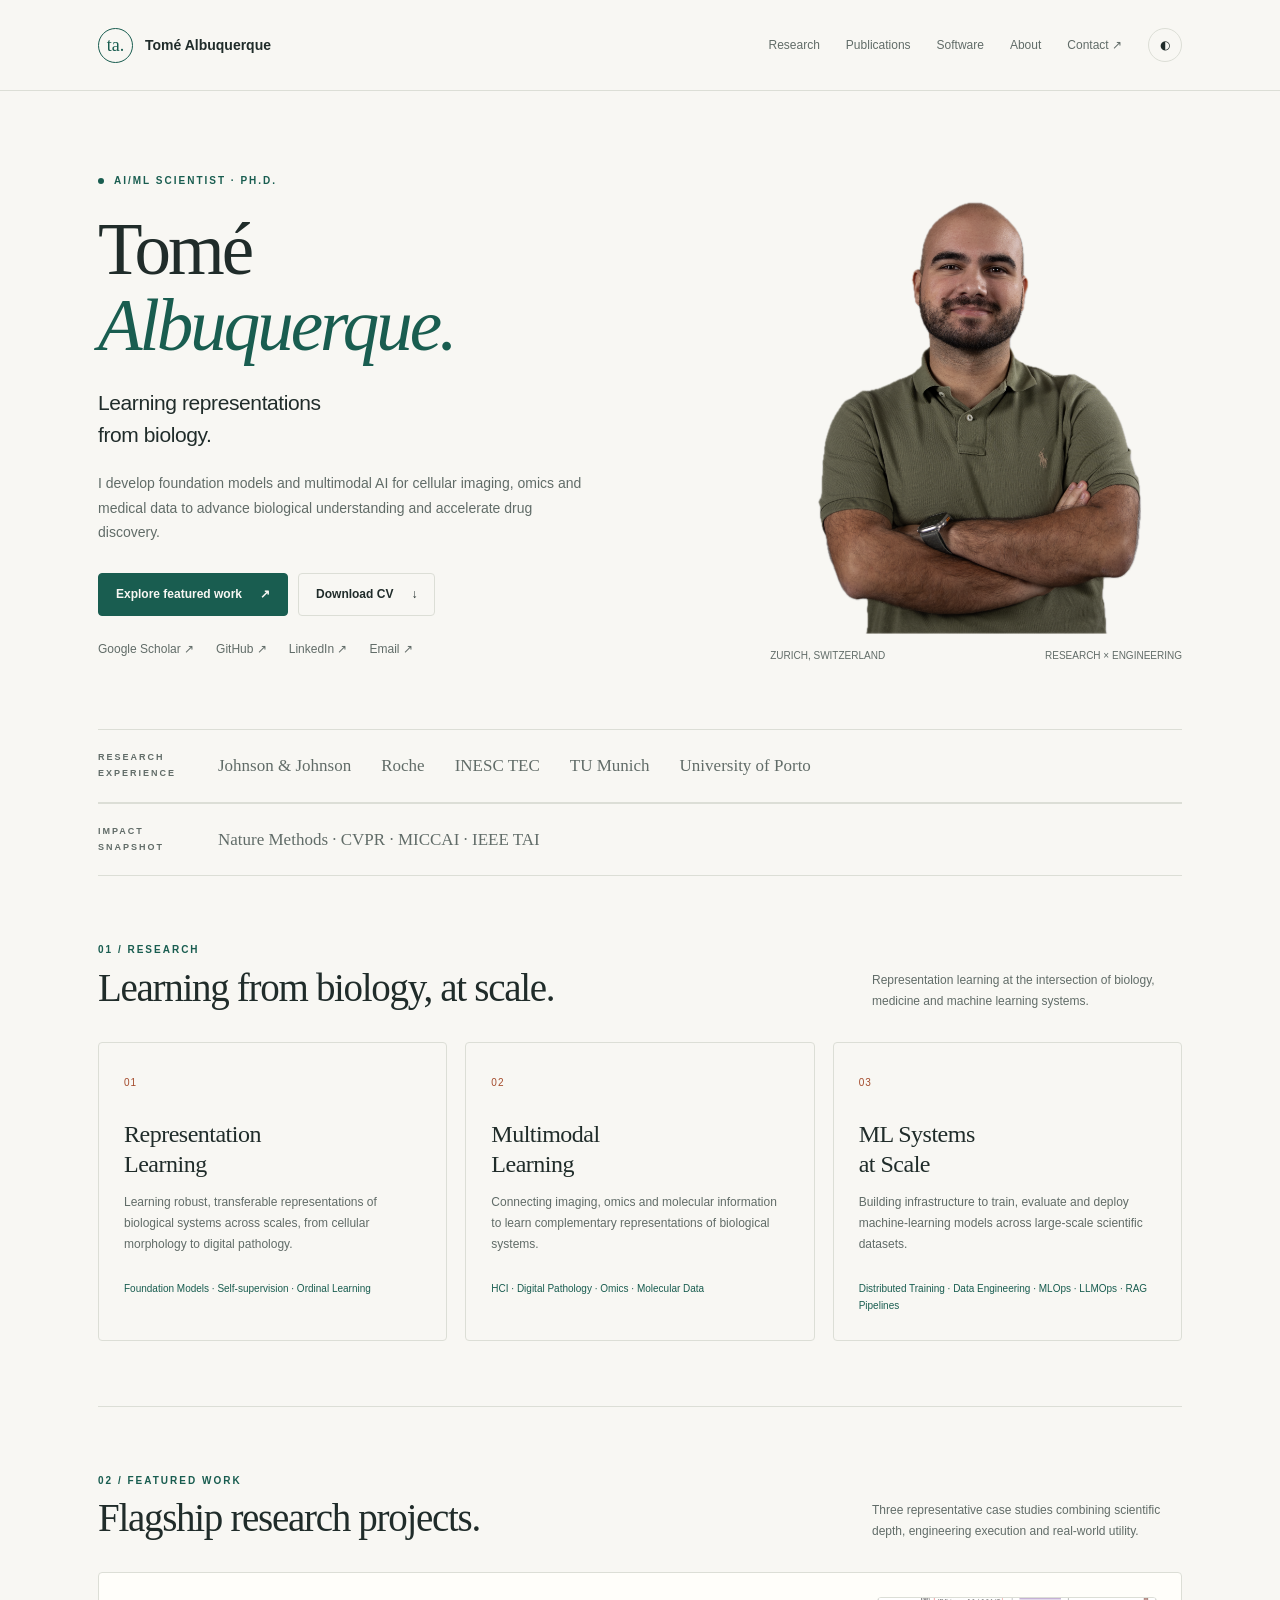
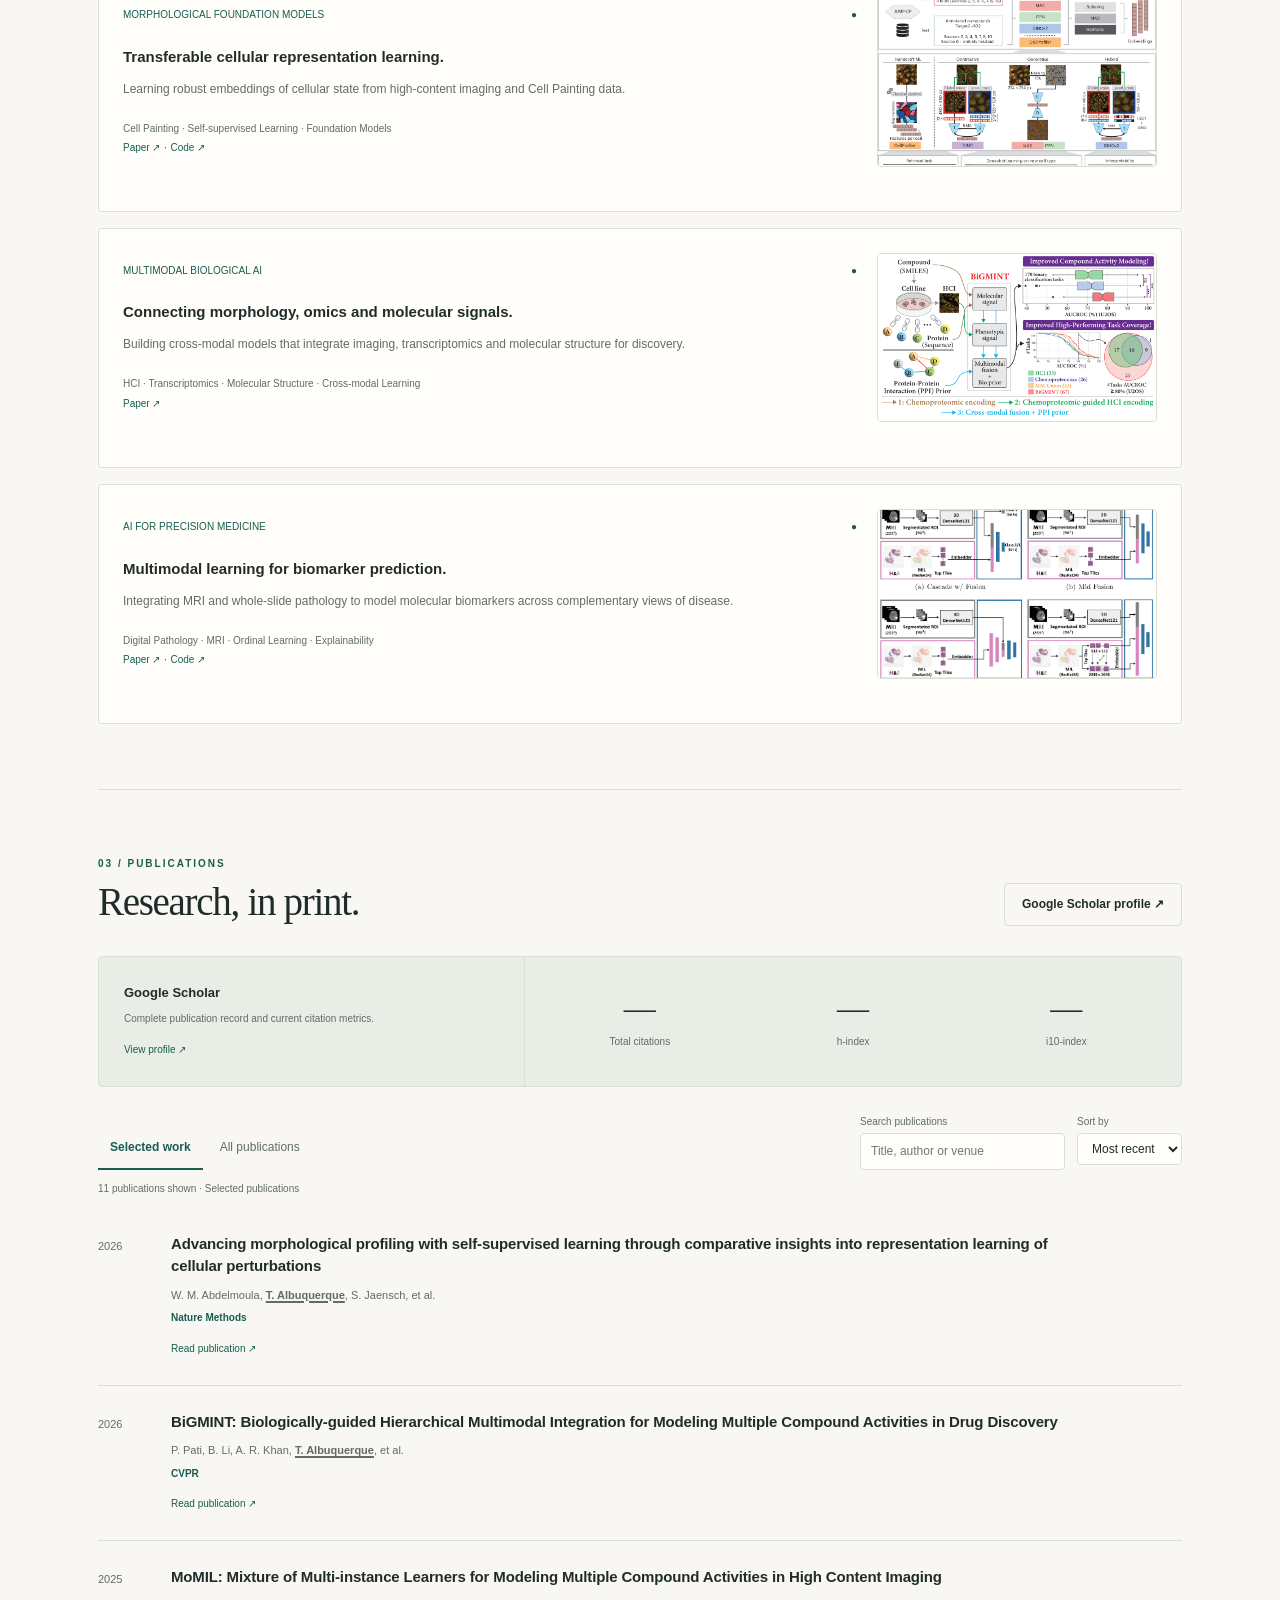
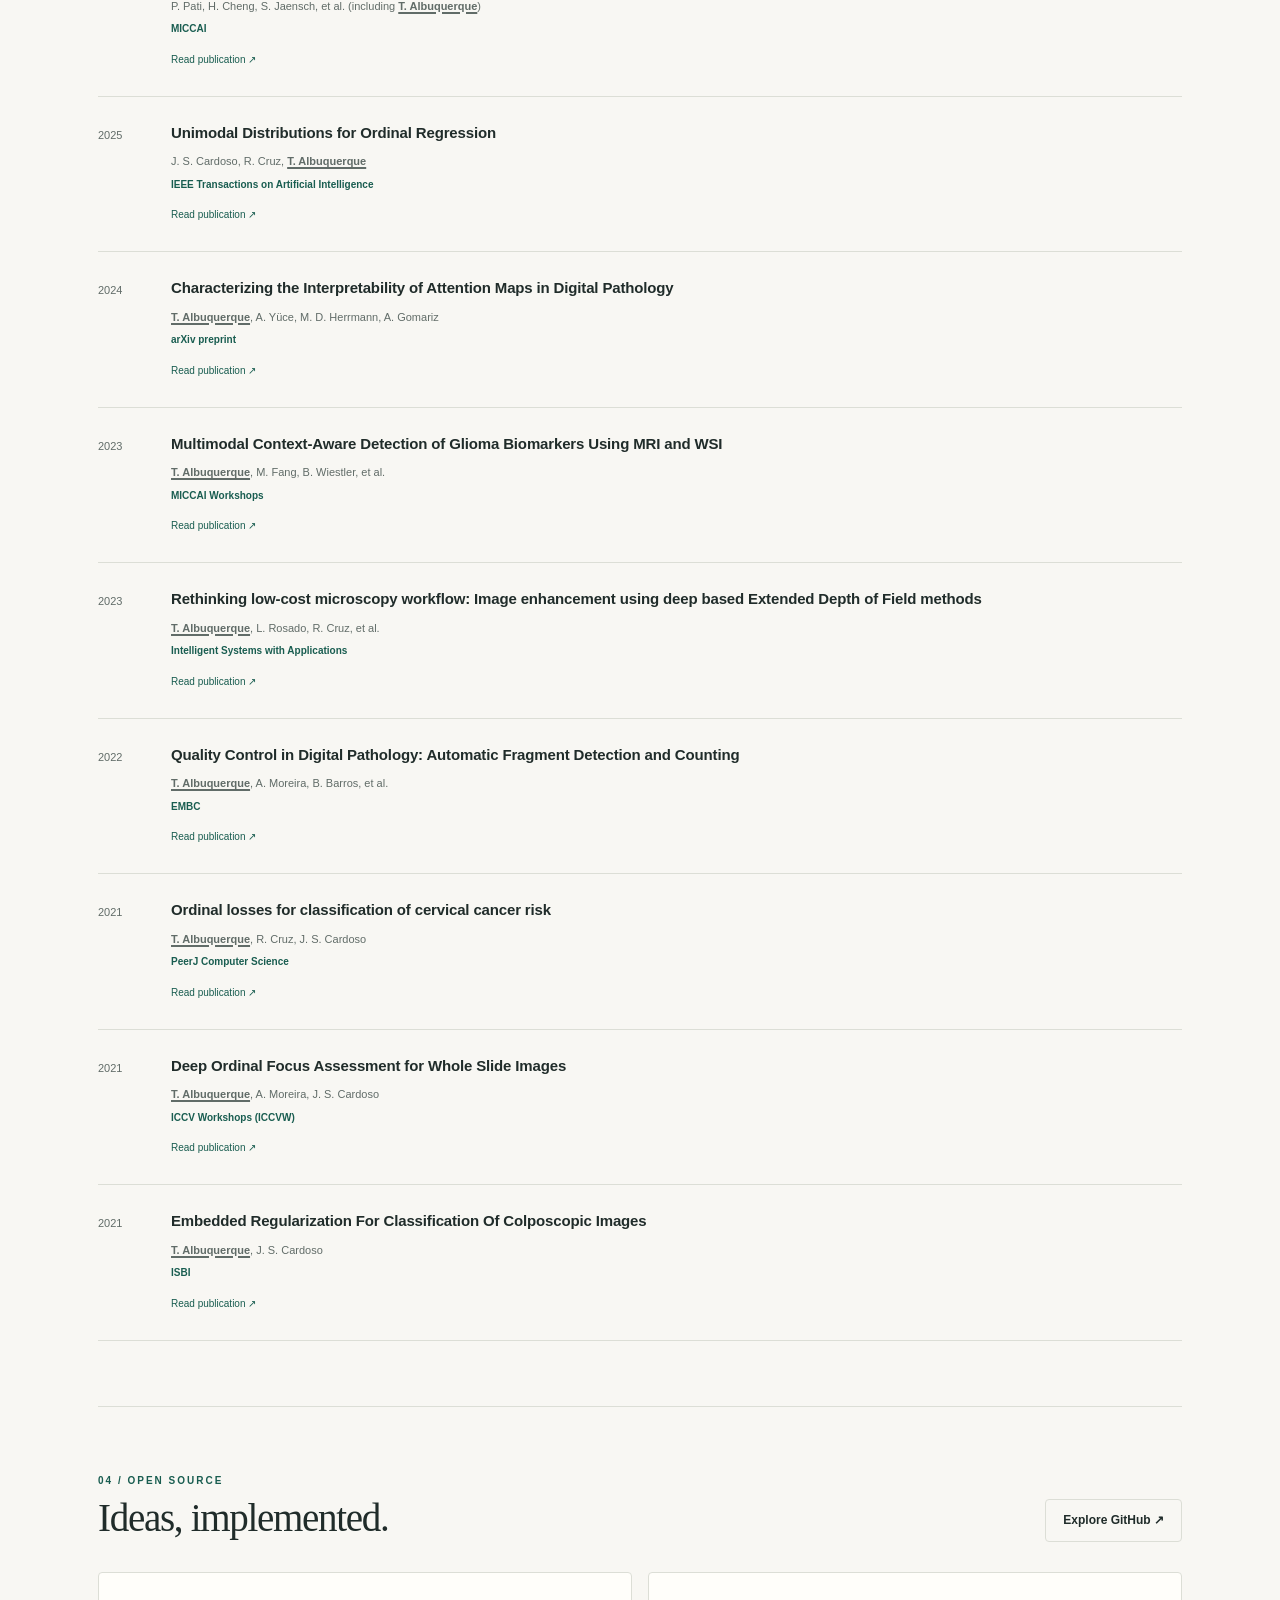
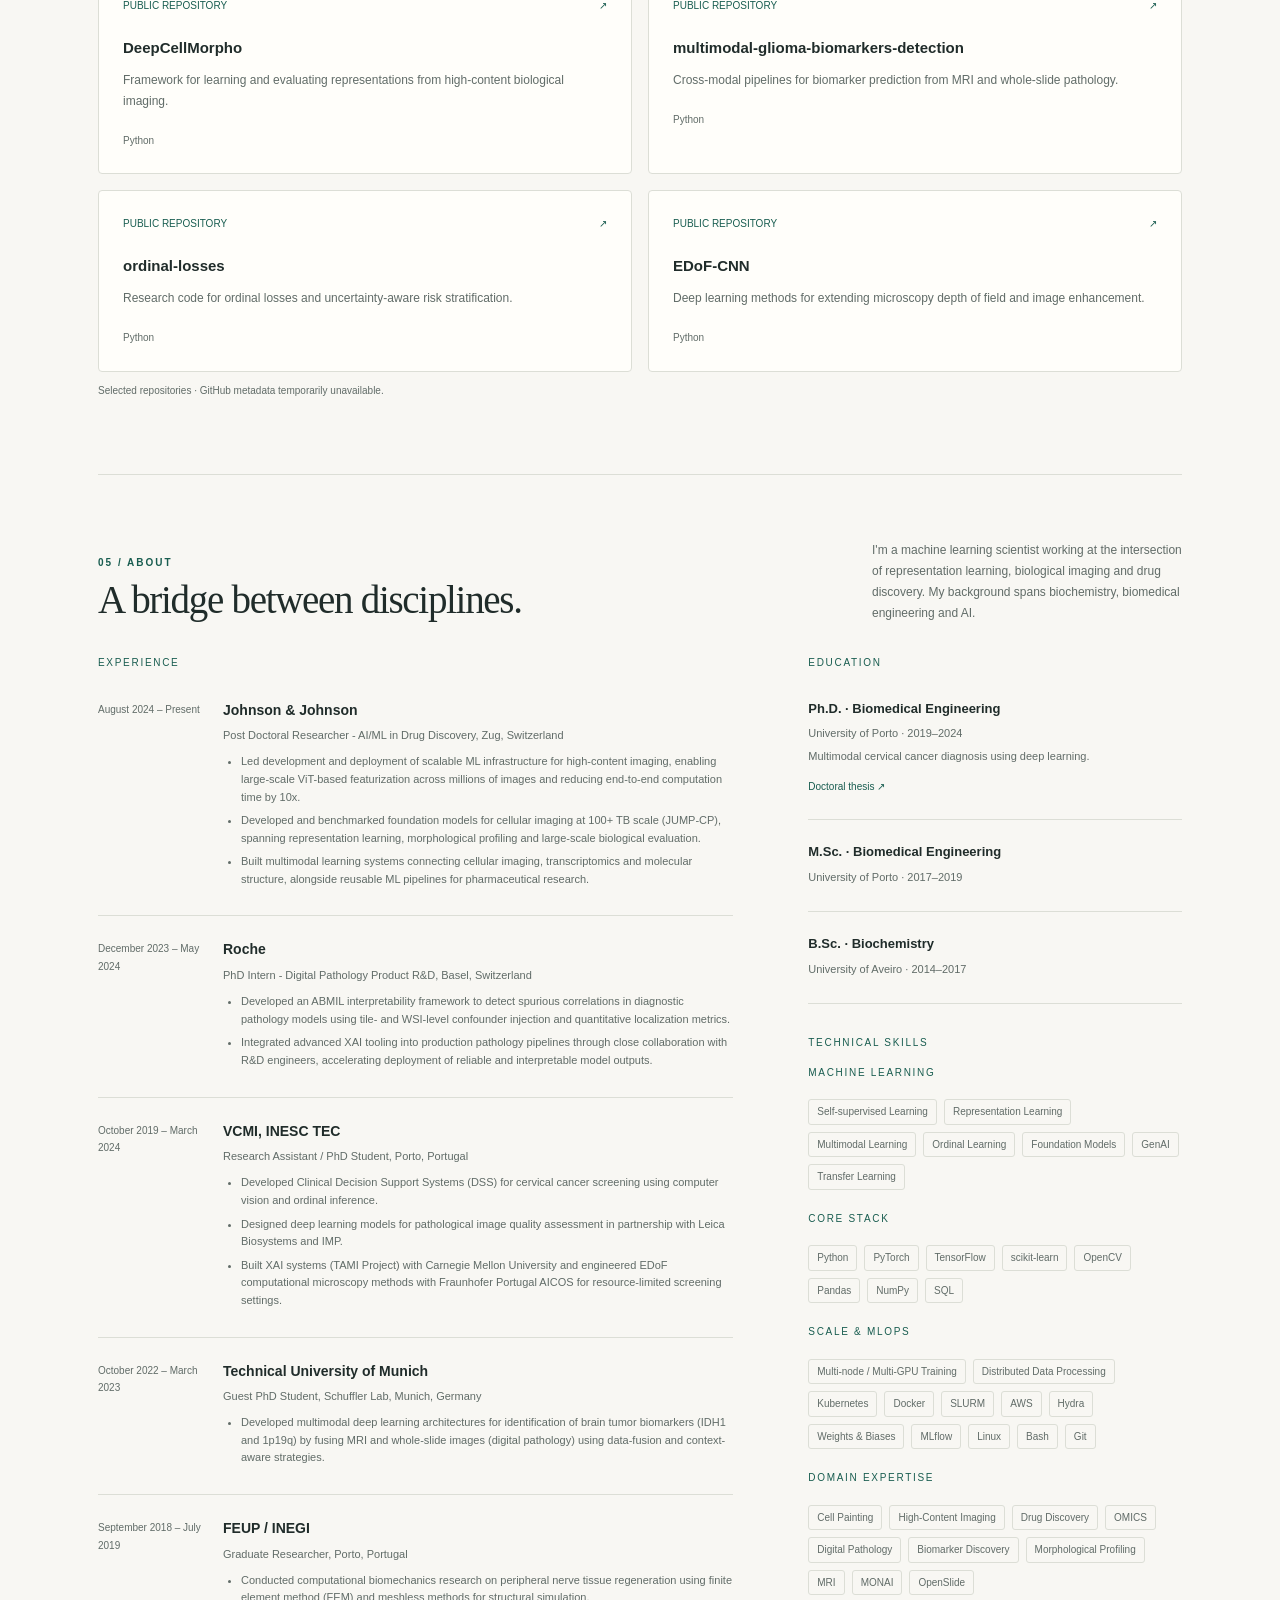
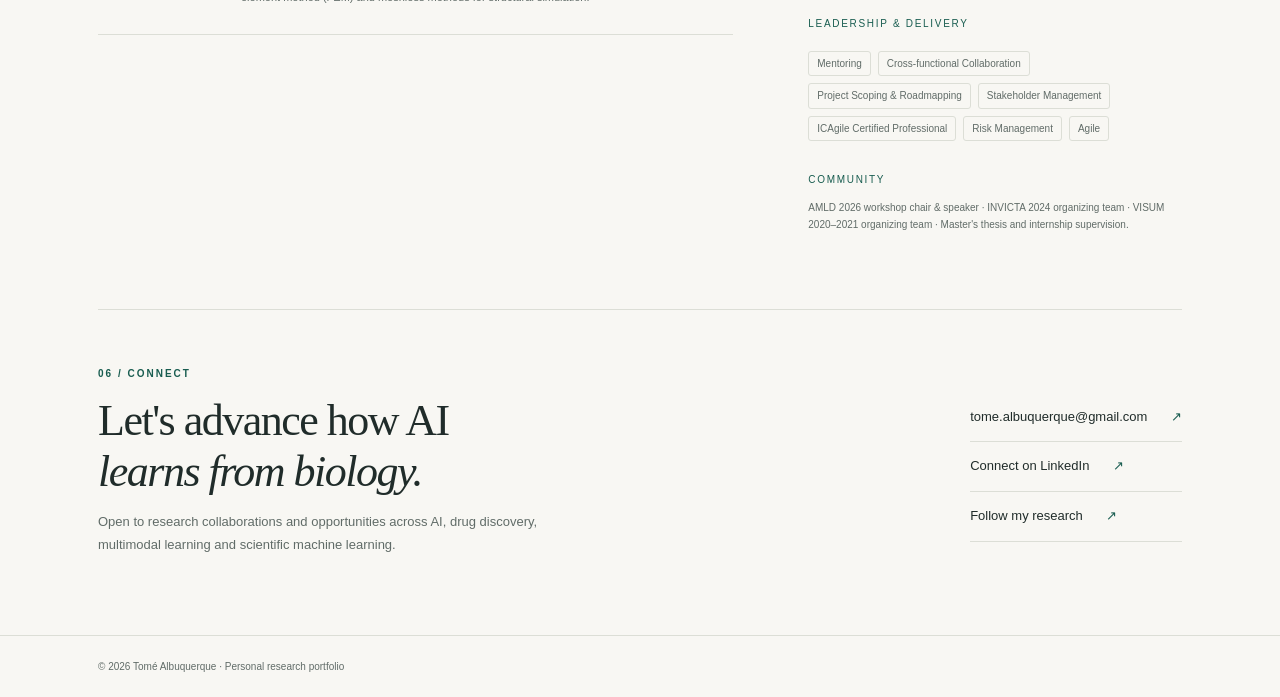
<file: public/index.html>
<!doctype html>
<html lang="en">
	<head>
		<meta charset="utf-8" />
		<meta name="viewport" content="width=device-width,initial-scale=1" />
		<meta name="color-scheme" content="light dark" />
		<title>Tomé Albuquerque, PhD | AI/ML Scientist</title>
		<meta
			name="description"
			content="Tomé Albuquerque develops foundation models and multimodal AI across biological imaging, omics and medical data to accelerate discovery."
		/>
		<meta property="og:title" content="Tomé Albuquerque, PhD | AI/ML Scientist" />
		<meta
			property="og:description"
			content="Representation learning for biology. Foundation models, multimodal AI and scalable ML systems for discovery."
		/>
		<meta property="og:type" content="website" />
		<link rel="icon" href="assets/favicon.svg" type="image/svg+xml" />
		<link rel="stylesheet" href="styles.css" />
		<script src="script.js" defer></script>
		<script type="application/ld+json">
			{	
				"@context": "https://schema.org",
				"@type": "Person",
				"name": "Tomé Albuquerque, PhD",
				"jobTitle": "AI/ML Scientist",
				"sameAs": [
					"https://scholar.google.com/citations?user=RfeLaPEAAAAJ",
					"https://github.com/tomealbuquerque",
					"https://www.linkedin.com/in/tome-albuquerque-ba087170"
				]
			}
		</script>
	</head>
	<body>
		<a class="skip" href="#main">Skip to content</a>

		<header>
			<nav class="wrap" aria-label="Main navigation">
				<a class="brand" href="#main"><span class="mark" aria-hidden="true">ta.</span>Tomé Albuquerque</a>
				<div class="navlinks">
					<a href="#research">Research</a>
					<a href="#publications">Publications</a>
					<a href="#software">Software</a>
					<a href="#about">About</a>
					<!-- <a href="assets/CV_TAlbuquerque_git.pdf" download aria-label="Download CV" title="Download CV">CV ↓</a> -->
					<a href="#contact">Contact ↗</a>
					<button
						class="theme"
						id="theme"
						type="button"
						aria-label="Switch color theme"
						aria-pressed="false"
					>
						◐
					</button>
				</div>
			</nav>
		</header>

		<main id="main" class="wrap">
			<section class="hero">
				<div>
					<div class="eyebrow"><span class="dot" aria-hidden="true"></span>AI/ML Scientist · Ph.D.</div>
					<h1>
						Tomé<br />
						<em>Albuquerque.</em>
					</h1>
					<p class="headline">
						Learning representations<br />
						from biology.
					</p>
					<p class="intro">
						I develop foundation models and multimodal AI for cellular imaging, omics and medical data to
						advance biological understanding and accelerate drug discovery.
					</p>
					<div class="buttons">
						<a class="button primary" href="#featured"
							>Explore featured work <span aria-hidden="true">↗</span></a
						>
						<a class="button" href="assets/CV_TAlbuquerque_git.pdf" download
							>Download CV <span aria-hidden="true">↓</span></a
						>
					</div>
					<div class="textlinks">
						<a
							href="https://scholar.google.com/citations?user=RfeLaPEAAAAJ"
							target="_blank"
							rel="noopener noreferrer"
							>Google Scholar ↗</a
						>
						<a href="https://github.com/tomealbuquerque" target="_blank" rel="noopener noreferrer">GitHub ↗</a>
						<a
							href="https://www.linkedin.com/in/tome-albuquerque-ba087170"
							target="_blank"
							rel="noopener noreferrer"
							>LinkedIn ↗</a
						>
						<a href="mailto:tome.albuquerque@gmail.com">Email ↗</a>
					</div>
				</div>

				<figure class="portrait">
					<img
						src="assets/retrato.png"
						width="560"
						height="644"
						alt="Professional portrait supplied by Tomé Albuquerque"
						fetchpriority="high"
					/>
					<figcaption><span>ZURICH, SWITZERLAND</span><span>RESEARCH × ENGINEERING</span></figcaption>
				</figure>
			</section>

			<div class="affiliations" aria-label="Selected research affiliations, past and present">
				<span class="eyebrow">Research experience</span>
				<span>Johnson & Johnson</span>
				<span>Roche</span>
				<span>INESC TEC</span>
				<span>TU Munich</span>
				<span>University of Porto</span>
			</div>

			<div class="affiliations" aria-label="Research impact snapshot">
				<span class="eyebrow">Impact snapshot</span>
				<span> Nature Methods · CVPR · MICCAI · IEEE TAI</span>
			</div>

			<section class="block" id="research">
				<div class="section-head">
					<div>
						<div class="eyebrow">01 / RESEARCH</div>
						<h2>Learning from biology, at scale.</h2>
					</div>
					<p>Representation learning at the intersection of biology, medicine and machine learning systems.</p>
				</div>

				<div class="grid">
					<article class="research">
						<span class="number">01</span>
						<h3>
							Representation<br />
							Learning
						</h3>
						<p>Learning robust, transferable representations of biological systems across scales, from cellular morphology to digital pathology.</p>
						<div class="keywords">Foundation Models · Self-supervision · Ordinal Learning</div>
					</article>

					<article class="research">
						<span class="number">02</span>
						<h3>
							Multimodal<br />
							Learning
						</h3>
						<p>Connecting imaging, omics and molecular information to learn complementary representations of biological systems.</p>
						<div class="keywords">HCI · Digital Pathology · Omics · Molecular Data</div>
					</article>

					<article class="research">
						<span class="number">03</span>
						<h3>
							ML Systems<br />
							at Scale
						</h3>
						<p>Building infrastructure to train, evaluate and deploy machine-learning models across large-scale scientific datasets.</p>
						<div class="keywords">Distributed Training · Data Engineering · MLOps · LLMOps · RAG Pipelines</div>
					</article>
				</div>
			</section>

			<section class="block" id="featured">
				<div class="section-head">
					<div>
						<div class="eyebrow">02 / FEATURED WORK</div>
						<h2>Flagship research projects.</h2>
					</div>
					<p>Three representative case studies combining scientific depth, engineering execution and real-world utility.</p>
				</div>

				<div class="projects">
					<article class="project">
						<div class="feature-layout">
							<div class="feature-copy">
								<div class="repo-top">
									<span>MORPHOLOGICAL FOUNDATION MODELS</span>
									<span aria-hidden="true">●</span>
								</div>
								<h3>Transferable cellular representation learning.</h3>
								<p>Learning robust embeddings of cellular state from high-content imaging and Cell Painting data.</p>
								<div class="repo-bottom">Cell Painting · Self-supervised Learning · Foundation Models</div>
								<p class="case-links"><a class="paper-link" href="https://doi.org/10.1038/s41592-026-03270-z" target="_blank" rel="noopener noreferrer">Paper ↗</a> · <a class="paper-link" href="https://github.com/johnsonandjohnson/DeepCellMorpho" target="_blank" rel="noopener noreferrer">Code ↗</a></p>
							</div>
							<figure class="feature-media">
								<img src="assets/nature_fig_abs.png" alt="Nature Methods flagship project visual" loading="lazy" />
							</figure>
						</div>
					</article>

					<article class="project">
						<div class="feature-layout">
							<div class="feature-copy">
								<div class="repo-top">
									<span>MULTIMODAL BIOLOGICAL AI</span>
									<span aria-hidden="true">●</span>
								</div>
								<h3>Connecting morphology, omics and molecular signals.</h3>
								<p>Building cross-modal models that integrate imaging, transcriptomics and molecular structure for discovery.</p>
								<div class="repo-bottom">HCI · Transcriptomics · Molecular Structure · Cross-modal Learning</div>
								<p class="case-links"><a class="paper-link" href="https://openaccess.thecvf.com/content/CVPR2026/html/Pati_BiGMINT_Biologically-guided_Hierarchical_Multimodal_Integration_for_Modeling_Multiple_Compound_Activities_CVPR_2026_paper.html" target="_blank" rel="noopener noreferrer">Paper ↗</a></p>
							</div>
							<figure class="feature-media">
								<img src="assets/cvpr_fig_abs.png" alt="CVPR flagship project visual" loading="lazy" />
							</figure>
						</div>
					</article>

					<article class="project">
						<div class="feature-layout">
							<div class="feature-copy">
								<div class="repo-top">
									<span>AI FOR PRECISION MEDICINE</span>
									<span aria-hidden="true">●</span>
								</div>
								<h3>Multimodal learning for biomarker prediction.</h3>
								<p>Integrating MRI and whole-slide pathology to model molecular biomarkers across complementary views of disease.</p>
								<div class="repo-bottom">Digital Pathology · MRI · Ordinal Learning · Explainability</div>
								<p class="case-links"><a class="paper-link" href="https://link.springer.com/chapter/10.1007/978-3-031-47425-5_15" target="_blank" rel="noopener noreferrer">Paper ↗</a> · <a class="paper-link" href="https://github.com/tomealbuquerque/multimodal-glioma-biomarkers-detection" target="_blank" rel="noopener noreferrer">Code ↗</a></p>
							</div>
							<figure class="feature-media">
								<img src="assets/miccai_fig_abs.png" alt="MICCAI flagship project visual" loading="lazy" />
							</figure>
						</div>
					</article>
				</div>
			</section>

			<section class="block" id="publications">
				<div class="section-head">
					<div>
						<div class="eyebrow">03 / PUBLICATIONS</div>
						<h2>Research, in print.</h2>
					</div>
					<a
						class="button"
						href="https://scholar.google.com/citations?user=RfeLaPEAAAAJ"
						target="_blank"
						rel="noopener noreferrer"
						>Google Scholar profile ↗</a
					>
				</div>

				<div class="scholar-panel">
					<div class="scholar-info">
						<strong>Google Scholar</strong>
						<p id="sync-status">Complete publication record and current citation metrics.</p>
						<p><a class="paper-link" href="https://scholar.google.com/citations?user=RfeLaPEAAAAJ" target="_blank" rel="noopener noreferrer">View profile ↗</a></p>
					</div>
					<div class="stats">
						<div class="stat">
							<strong id="citations">—</strong>
							<span>Total citations</span>
						</div>
						<div class="stat">
							<strong id="hindex">—</strong>
							<span>h-index</span>
						</div>
						<div class="stat">
							<strong id="i10index">—</strong>
							<span>i10-index</span>
						</div>
					</div>
				</div>

				<div class="toolbar">
					<div class="tabs" aria-label="Publication collection">
						<button type="button" id="selected" aria-pressed="true">Selected work</button>
						<button type="button" id="all" aria-pressed="false">All publications</button>
					</div>

					<div class="filters">
						<label for="search"
							>Search publications
							<input type="search" id="search" placeholder="Title, author or venue" maxlength="200" />
						</label>
						<label for="sort"
							>Sort by
							<select id="sort">
								<option value="year">Most recent</option>
								<option value="citations">Most cited</option>
								<option value="title">Title</option>
							</select>
						</label>
					</div>
				</div>

				<p class="status" id="result-status" aria-live="polite"></p>

				<div id="papers">
					<article class="paper">
						<div class="paper-year">2026</div>
						<div>
							<h3>
								Advancing morphological profiling with self-supervised learning through comparative insights into
								representation learning of cellular perturbations
							</h3>
							<p>W. M. Abdelmoula, <strong>T. Albuquerque</strong>, S. Jaensch, et al.</p>
							<p class="venue">Nature Methods</p>
							<a
								class="paper-link"
								href="https://doi.org/10.1038/s41592-026-03270-z"
								target="_blank"
								rel="noopener noreferrer"
								>Read publication ↗</a
							>
						</div>
					</article>

					<article class="paper">
						<div class="paper-year">2026</div>
						<div>
							<h3>BiGMINT: Biologically-guided Hierarchical Multimodal Integration for Modeling Multiple Compound Activities in Drug Discovery</h3>
							<p>P. Pati, B. Li, A. R. Khan, <strong>T. Albuquerque</strong>, et al.</p>
							<p class="venue">CVPR</p>
							<a class="paper-link" href="https://openaccess.thecvf.com/content/CVPR2026/html/Pati_BiGMINT_Biologically-guided_Hierarchical_Multimodal_Integration_for_Modeling_Multiple_Compound_Activities_CVPR_2026_paper.html" target="_blank" rel="noopener noreferrer"
								>Read publication ↗</a
							>
						</div>
					</article>

					<article class="paper">
						<div class="paper-year">2025</div>
						<div>
							<h3>Unimodal Distributions for Ordinal Regression</h3>
							<p>J. S. Cardoso, R. Cruz, <strong>T. Albuquerque</strong></p>
							<p class="venue">IEEE Transactions on Artificial Intelligence</p>
							<a class="paper-link" href="https://doi.org/10.1109/TAI.2025.3549740" target="_blank" rel="noopener noreferrer"
								>Read publication ↗</a
							>
						</div>
					</article>

					<article class="paper">
						<div class="paper-year">2024</div>
						<div>
							<h3>Characterizing the Interpretability of Attention Maps in Digital Pathology</h3>
							<p><strong>T. Albuquerque</strong>, A. Yüce, M. D. Herrmann, A. Gomariz</p>
							<p class="venue">arXiv preprint</p>
							<a class="paper-link" href="https://arxiv.org/abs/2407.02484" target="_blank" rel="noopener noreferrer"
								>Read publication ↗</a
							>
						</div>
					</article>

					<article class="paper">
						<div class="paper-year">2023</div>
						<div>
							<h3>Multimodal Context-Aware Detection of Glioma Biomarkers Using MRI and WSI</h3>
							<p><strong>T. Albuquerque</strong>, M. Fang, B. Wiestler, et al.</p>
							<p class="venue">MICCAI Workshops</p>
							<a
								class="paper-link"
								href="https://link.springer.com/chapter/10.1007/978-3-031-47425-5_15"
								target="_blank"
								rel="noopener noreferrer"
								>Read publication ↗</a
							>
						</div>
					</article>

					<article class="paper">
						<div class="paper-year">2025</div>
						<div>
							<h3>MoMIL: Mixture of Multi-instance Learners for Modeling Multiple Compound Activities in High Content Imaging</h3>
							<p>P. Pati, H. Cheng, S. Jaensch, et al. (including <strong>T. Albuquerque</strong>)</p>
							<p class="venue">MICCAI</p>
							<a class="paper-link" href="https://doi.org/10.1007/978-3-032-05169-1_36" target="_blank" rel="noopener noreferrer"
								>Read publication ↗</a
							>
						</div>
					</article>

					<article class="paper">
						<div class="paper-year">2022</div>
						<div>
							<h3>Quality Control in Digital Pathology: Automatic Fragment Detection and Counting</h3>
							<p><strong>T. Albuquerque</strong>, A. Moreira, B. Barros, et al.</p>
							<p class="venue">EMBC</p>
							<a class="paper-link" href="https://doi.org/10.1109/EMBC48229.2022.9871208" target="_blank" rel="noopener noreferrer"
								>Read publication ↗</a
							>
						</div>
					</article>

					<article class="paper">
						<div class="paper-year">2021</div>
						<div>
							<h3>Ordinal losses for classification of cervical cancer risk</h3>
							<p><strong>T. Albuquerque</strong>, R. Cruz, J. S. Cardoso</p>
							<p class="venue">PeerJ Computer Science</p>
							<a class="paper-link" href="https://doi.org/10.7717/peerj-cs.457" target="_blank" rel="noopener noreferrer"
								>Read publication ↗</a
							>
						</div>
					</article>
				</div>

				<noscript>
					<p>Enable JavaScript to search publications and display synchronized Scholar data. Selected publications remain available above.</p>
				</noscript>
			</section>

			<section class="block" id="software">
				<div class="section-head">
					<div>
						<div class="eyebrow">04 / OPEN SOURCE</div>
						<h2>Ideas, implemented.</h2>
					</div>
					<a class="button" href="https://github.com/tomealbuquerque" target="_blank" rel="noopener noreferrer">Explore GitHub ↗</a>
				</div>

				<div class="projects" id="repos">
					<a class="project" href="https://github.com/johnsonandjohnson/DeepCellMorpho" target="_blank" rel="noopener noreferrer">
						<div class="repo-top">
							<span>PUBLIC REPOSITORY</span>
							<span aria-hidden="true">↗</span>
						</div>
						<h3>DeepCellMorpho</h3>
						<p>Framework for evaluating representations from high-content imaging.</p>
						<div class="repo-bottom">Python · PyTorch · HCI · Self-supervised Learning</div>
					</a>

					<a
						class="project"
						href="https://github.com/tomealbuquerque/multimodal-glioma-biomarkers-detection"
						target="_blank"
						rel="noopener noreferrer"
					>
						<div class="repo-top">
							<span>PUBLIC REPOSITORY</span>
							<span aria-hidden="true">↗</span>
						</div>
						<h3>multimodal-glioma-biomarkers-detection</h3>
						<p>Cross-modal pipelines for biomarker prediction from MRI and whole-slide pathology.</p>
						<div class="repo-bottom">Python · Multimodal Learning · Medical Imaging</div>
					</a>

					<a class="project" href="https://github.com/tomealbuquerque/ordinal-losses" target="_blank" rel="noopener noreferrer">
						<div class="repo-top">
							<span>PUBLIC REPOSITORY</span>
							<span aria-hidden="true">↗</span>
						</div>
						<h3>ordinal-losses</h3>
						<p>Research code for ordinal losses and uncertainty-aware risk stratification.</p>
						<div class="repo-bottom">Python · Ordinal Learning · Clinical AI</div>
					</a>

					<a class="project" href="https://github.com/tomealbuquerque/EDoF-CNN" target="_blank" rel="noopener noreferrer">
						<div class="repo-top">
							<span>PUBLIC REPOSITORY</span>
							<span aria-hidden="true">↗</span>
						</div>
						<h3>EDoF-CNN</h3>
						<p>Deep learning methods for extending microscopy depth of field and image enhancement.</p>
						<div class="repo-bottom">Python · Microscopy · Image Restoration</div>
					</a>
				</div>

				<p class="status" id="repo-status">Selected public repositories.</p>
			</section>

			<section class="block" id="about">
				<div class="section-head">
					<div>
						<div class="eyebrow">05 / ABOUT</div>
						<h2>A bridge between disciplines.</h2>
					</div>
					<p>
						I'm a machine learning scientist working at the intersection of representation learning, biological imaging and drug discovery.
						My background spans biochemistry, biomedical engineering and AI.
					</p>
				</div>

				<div class="career">
					<div>
						<div class="small-title">Experience</div>
						<div class="timeline">
							<article>
								<div class="date">August 2024 – Present</div>
								<div>
									<h3>Johnson &amp; Johnson</h3>
									<p>Post Doctoral Researcher - AI/ML in Drug Discovery, Zug, Switzerland</p>
									<ul class="exp-points">
										<li>Led development and deployment of scalable ML infrastructure for high-content imaging, enabling large-scale ViT-based featurization across millions of images and reducing end-to-end computation time by 10x.</li>
										<li>Developed and benchmarked foundation models for cellular imaging at 100+ TB scale (JUMP-CP), spanning representation learning, morphological profiling and large-scale biological evaluation.</li>
										<li>Built multimodal learning systems connecting cellular imaging, transcriptomics and molecular structure, alongside reusable ML pipelines for pharmaceutical research.</li>
									</ul>
								</div>
							</article>

							<article>
								<div class="date">December 2023 – May 2024</div>
								<div>
									<h3>Roche</h3>
									<p>PhD Intern - Digital Pathology Product R&amp;D, Basel, Switzerland</p>
									<ul class="exp-points">
										<li>Developed an ABMIL interpretability framework to detect spurious correlations in diagnostic pathology models using tile- and WSI-level confounder injection and quantitative localization metrics.</li>
										<li>Integrated advanced XAI tooling into production pathology pipelines through close collaboration with R&amp;D engineers, accelerating deployment of reliable and interpretable model outputs.</li>
									</ul>
								</div>
							</article>

							<article>
								<div class="date">October 2019 – March 2024</div>
								<div>
									<h3>VCMI, INESC TEC</h3>
									<p>Research Assistant / PhD Student, Porto, Portugal</p>
									<ul class="exp-points">
										<li>Developed Clinical Decision Support Systems (DSS) for cervical cancer screening using computer vision and ordinal inference.</li>
										<li>Designed deep learning models for pathological image quality assessment in partnership with Leica Biosystems and IMP.</li>
										<li>Built XAI systems (TAMI Project) with Carnegie Mellon University and engineered EDoF computational microscopy methods with Fraunhofer Portugal AICOS for resource-limited screening settings.</li>
									</ul>
								</div>
							</article>

							<article>
								<div class="date">October 2022 – March 2023</div>
								<div>
									<h3>Technical University of Munich</h3>
									<p>Guest PhD Student, Schuffler Lab, Munich, Germany</p>
									<ul class="exp-points">
										<li>Developed multimodal deep learning architectures for identification of brain tumor biomarkers (IDH1 and 1p19q) by fusing MRI and whole-slide images (digital pathology) using data-fusion and context-aware strategies.</li>
									</ul>
								</div>
							</article>

							<article>
								<div class="date">September 2018 – July 2019</div>
								<div>
									<h3>FEUP / INEGI</h3>
									<p>Graduate Researcher, Porto, Portugal</p>
									<ul class="exp-points">
										<li>Conducted computational biomechanics research on peripheral nerve tissue regeneration using finite element method (FEM) and meshless methods for structural simulation.</li>
									</ul>
								</div>
							</article>
						</div>
					</div>

					<div>
						<div class="small-title">Education</div>
						<div class="education">
							<article>
								<h3>Ph.D. · Biomedical Engineering</h3>
								<p>University of Porto · 2019–2024</p>
								<p>Multimodal cervical cancer diagnosis using deep learning.</p>
								<a
									class="paper-link"
									href="https://repositorio-aberto.up.pt/bitstream/10216/157991/2/667701.pdf"
									target="_blank"
									rel="noopener noreferrer"
									>Doctoral thesis ↗</a
								>
							</article>

							<article>
								<h3>M.Sc. · Biomedical Engineering</h3>
								<p>University of Porto · 2017–2019</p>
							</article>

							<article>
								<h3>B.Sc. · Biochemistry</h3>
								<p>University of Aveiro · 2014–2017</p>
							</article>
						</div>

						<div class="small-title" style="margin-top:30px">Technical Skills</div>

						<div class="small-title" style="margin-top:12px">Machine Learning</div>
						<div class="skills">
							<span>Self-supervised Learning</span>
							<span>Representation Learning</span>
							<span>Multimodal Learning</span>
							<span>Ordinal Learning</span>
							<span>Foundation Models</span>
							<span>GenAI</span>
							<span>Transfer Learning</span>
						</div>

						<div class="small-title" style="margin-top:20px">Core Stack</div>
						<div class="skills">
							<span>Python</span>
							<span>PyTorch</span>
							<span>TensorFlow</span>
							<span>scikit-learn</span>
							<span>OpenCV</span>
							<span>Pandas</span>
							<span>NumPy</span>
							<span>SQL</span>
						</div>

						<div class="small-title" style="margin-top:20px">Scale &amp; MLOps</div>
						<div class="skills">
							<span>Multi-node / Multi-GPU Training</span>
							<span>Distributed Data Processing</span>
							<span>Kubernetes</span>
							<span>Docker</span>
							<span>SLURM</span>
							<span>AWS</span>
							<span>Hydra</span>
							<span>Weights &amp; Biases</span>
							<span>MLflow</span>
							<span>Linux</span>
							<span>Bash</span>
							<span>Git</span>
						</div>

						<div class="small-title" style="margin-top:20px">Domain Expertise</div>
						<div class="skills">
							<span>Cell Painting</span>
							<span>High-Content Imaging</span>
							<span>Drug Discovery</span>
							<span>OMICS</span>
							<span>Digital Pathology</span>
							<span>Biomarker Discovery</span>
							<span>Morphological Profiling</span>
							<span>MRI</span>
							<span>MONAI</span>
							<span>OpenSlide</span>
						</div>

						<div class="small-title" style="margin-top:20px">Leadership &amp; Delivery</div>
						<div class="skills">
							<span>Mentoring</span>
							<span>Cross-functional Collaboration</span>
							<span>Project Scoping &amp; Roadmapping</span>
							<span>Stakeholder Management</span>
							<span>ICAgile Certified Professional</span>
							<span>Risk Management</span>
							<span>Agile</span>
						</div>

						<div class="small-title" style="margin-top:30px">Community</div>
						<p class="status">
							AMLD 2026 workshop chair & speaker · INVICTA 2024 organizing team · VISUM 2020–2021 organizing team ·
							Master's thesis and internship supervision.
						</p>
					</div>
				</div>
			</section>

			<section class="contact" id="contact">
				<div>
					<div class="eyebrow">06 / CONNECT</div>
					<h2>
						Let's advance how AI<br />
						<em>learns from biology.</em>
					</h2>
					<p>Open to research collaborations and opportunities across AI, drug discovery, multimodal learning and scientific machine learning.</p>
				</div>
				<div class="contact-actions">
					<a href="mailto:tome.albuquerque@gmail.com">tome.albuquerque@gmail.com <span>↗</span></a>
					<a href="https://www.linkedin.com/in/tome-albuquerque-ba087170" target="_blank" rel="noopener noreferrer"
						>Connect on LinkedIn <span>↗</span></a
					>
					<a href="https://scholar.google.com/citations?user=RfeLaPEAAAAJ" target="_blank" rel="noopener noreferrer"
						>Follow my research <span>↗</span></a
					>
				</div>
			</section>
		</main>

		<footer>
			<div class="wrap footer-row">
				<span>© <span id="year">2026</span> Tomé Albuquerque · Personal research portfolio</span>
				<!-- <span>Built for clarity. Made for discovery.</span> -->
			</div>
		</footer>

		<script type="application/json" id="initial-data">
			{
				"source": "Selected publications",
				"updated_at": null,
				"metrics": null,
				"articles": [
					{
						"title": "Advancing morphological profiling with self-supervised learning through comparative insights into representation learning of cellular perturbations",
						"year": 2026,
						"venue": "Nature Methods",
						"authors": "W. M. Abdelmoula, T. Albuquerque, S. Jaensch, et al.",
						"url": "https://doi.org/10.1038/s41592-026-03270-z",
						"citations": null,
						"selected": true
					},
					{
						"title": "BiGMINT: Biologically-guided Hierarchical Multimodal Integration for Modeling Multiple Compound Activities in Drug Discovery",
						"year": 2026,
						"venue": "CVPR",
						"authors": "P. Pati, B. Li, A. R. Khan, T. Albuquerque, et al.",
						"url": "https://openaccess.thecvf.com/content/CVPR2026/html/Pati_BiGMINT_Biologically-guided_Hierarchical_Multimodal_Integration_for_Modeling_Multiple_Compound_Activities_CVPR_2026_paper.html",
						"citations": null,
						"selected": true
					},
					{
						"title": "MoMIL: Mixture of Multi-instance Learners for Modeling Multiple Compound Activities in High Content Imaging",
						"year": 2025,
						"venue": "MICCAI",
						"authors": "P. Pati, H. Cheng, S. Jaensch, et al. (including T. Albuquerque)",
						"url": "https://doi.org/10.1007/978-3-032-05169-1_36",
						"citations": null,
						"selected": true
					},
					{
						"title": "Unimodal Distributions for Ordinal Regression",
						"year": 2025,
						"venue": "IEEE Transactions on Artificial Intelligence",
						"authors": "J. S. Cardoso, R. Cruz, T. Albuquerque",
						"url": "https://doi.org/10.1109/TAI.2025.3549740",
						"citations": null,
						"selected": true
					},
					{
						"title": "Characterizing the Interpretability of Attention Maps in Digital Pathology",
						"year": 2024,
						"venue": "arXiv preprint",
						"authors": "T. Albuquerque, A. Yüce, M. D. Herrmann, A. Gomariz",
						"url": "https://arxiv.org/abs/2407.02484",
						"citations": null,
						"selected": true
					},
					{
						"title": "Multimodal Context-Aware Detection of Glioma Biomarkers Using MRI and WSI",
						"year": 2023,
						"venue": "MICCAI Workshops",
						"authors": "T. Albuquerque, M. Fang, B. Wiestler, et al.",
						"url": "https://link.springer.com/chapter/10.1007/978-3-031-47425-5_15",
						"citations": null,
						"selected": true
					},
					{
						"title": "Rethinking low-cost microscopy workflow: Image enhancement using deep based Extended Depth of Field methods",
						"year": 2023,
						"venue": "Intelligent Systems with Applications",
						"authors": "T. Albuquerque, L. Rosado, R. Cruz, et al.",
						"url": "https://doi.org/10.1016/j.iswa.2022.200170",
						"citations": null,
						"selected": true
					},
					{
						"title": "Quality Control in Digital Pathology: Automatic Fragment Detection and Counting",
						"year": 2022,
						"venue": "EMBC",
						"authors": "T. Albuquerque, A. Moreira, B. Barros, et al.",
						"url": "https://doi.org/10.1109/EMBC48229.2022.9871208",
						"citations": null,
						"selected": true
					},
					{
						"title": "Ordinal losses for classification of cervical cancer risk",
						"year": 2021,
						"venue": "PeerJ Computer Science",
						"authors": "T. Albuquerque, R. Cruz, J. S. Cardoso",
						"url": "https://doi.org/10.7717/peerj-cs.457",
						"citations": null,
						"selected": true
					},
					{
						"title": "Deep Ordinal Focus Assessment for Whole Slide Images",
						"year": 2021,
						"venue": "ICCV Workshops (ICCVW)",
						"authors": "T. Albuquerque, A. Moreira, J. S. Cardoso",
						"url": "https://doi.org/10.1109/ICCVW54120.2021.00079",
						"citations": null,
						"selected": true
					},
					{
						"title": "Embedded Regularization For Classification Of Colposcopic Images",
						"year": 2021,
						"venue": "ISBI",
						"authors": "T. Albuquerque, J. S. Cardoso",
						"url": "https://doi.org/10.1109/ISBI48211.2021.9433871",
						"citations": null,
						"selected": true
					}
				]
			}
		</script>

		<script type="application/json" id="repo-data">
			[
				{
					"name": "DeepCellMorpho",
					"description": "Framework for learning and evaluating representations from high-content biological imaging.",
					"url": "https://github.com/johnsonandjohnson/DeepCellMorpho",
					"language": "Python"
				},
				{
					"name": "multimodal-glioma-biomarkers-detection",
					"description": "Cross-modal pipelines for biomarker prediction from MRI and whole-slide pathology.",
					"url": "https://github.com/tomealbuquerque/multimodal-glioma-biomarkers-detection",
					"language": "Python"
				},
				{
					"name": "ordinal-losses",
					"description": "Research code for ordinal losses and uncertainty-aware risk stratification.",
					"url": "https://github.com/tomealbuquerque/ordinal-losses",
					"language": "Python"
				},
				{
					"name": "EDoF-CNN",
					"description": "Deep learning methods for extending microscopy depth of field and image enhancement.",
					"url": "https://github.com/tomealbuquerque/EDoF-CNN",
					"language": "Python"
				}
			]
		</script>
	</body>
</html>
</file>
<file: public/styles.css>
*{box-sizing:border-box}html{scroll-behavior:smooth;scroll-padding-top:90px}body{--bg:#f8f7f3;--card:#fffefa;--ink:#202c2a;--muted:#616c68;--line:#dcded6;--accent:#195d50;--soft:#e8ede6;--orange:#a44b2c;margin:0;background:var(--bg);color:var(--ink);font:15px/1.75 -apple-system,BlinkMacSystemFont,"Segoe UI",sans-serif}body.dark{--bg:#141d1b;--card:#1c2824;--ink:#edf0e8;--muted:#b0bdb5;--line:#35463e;--accent:#a4d6b8;--soft:#283d32;--orange:#e6a583}a{color:inherit;text-decoration:none}a:hover{color:var(--accent)}button,input,select{font:inherit}button{cursor:pointer}a:focus-visible,button:focus-visible,input:focus-visible,select:focus-visible{outline:3px solid var(--orange);outline-offset:5px}.wrap{max-width:1160px;margin:auto;padding:0 38px}.skip{position:absolute;top:-100px;padding:12px;background:var(--card);z-index:9}.skip:focus{top:0}header{border-bottom:1px solid var(--line)}nav{min-height:90px;display:flex;align-items:center;justify-content:space-between;gap:25px}.brand{display:flex;align-items:center;gap:12px;font-weight:650;font-size:14px}.mark{display:grid;place-items:center;border:1px solid var(--accent);border-radius:50%;height:35px;width:35px;color:var(--accent);font:18px Georgia,serif}.navlinks{display:flex;align-items:center;gap:26px;font-size:12px}.navlinks a{color:var(--muted)}.theme{background:none;border:1px solid var(--line);border-radius:50%;height:34px;width:34px;color:var(--ink)}.hero{display:grid;grid-template-columns:1.45fr 1fr;gap:75px;align-items:center;padding:76px 0 65px}.eyebrow{font-size:10px;letter-spacing:2px;text-transform:uppercase;font-weight:750;color:var(--accent)}.hero .eyebrow{display:flex;align-items:center;gap:10px}.dot{height:6px;width:6px;background:var(--accent);border-radius:50%;display:inline-block}h1,h2,.serif{font-family:Georgia,"Times New Roman",serif;font-weight:400}h1{font-size:clamp(49px,5.7vw,77px);letter-spacing:-3px;line-height:1.04;margin:23px 0}h1 span{display:block}h1 em{font-weight:400;color:var(--accent)}.headline{font-size:21px;line-height:1.5;max-width:520px;letter-spacing:-.4px}.intro{font-size:14px;color:var(--muted);max-width:500px}.buttons{display:flex;flex-wrap:wrap;gap:10px;margin-top:28px}.button{display:inline-flex;align-items:center;justify-content:center;gap:18px;border:1px solid var(--line);border-radius:4px;padding:10px 17px;font-size:12px;font-weight:600}.button.primary{background:var(--accent);border-color:var(--accent);color:var(--bg)}.textlinks{display:flex;gap:22px;font-size:12px;color:var(--muted);margin-top:23px;flex-wrap:wrap}.portrait{margin:0}.portrait:before{content:none}.portrait img{display:block;width:100%;height:auto;border-radius:3px}.portrait figcaption{display:flex;justify-content:space-between;gap:12px;font-size:10px;color:var(--muted);margin-top:13px}.affiliations{border-top:1px solid var(--line);border-bottom:1px solid var(--line);padding:20px 0;display:flex;align-items:center;gap:30px;flex-wrap:wrap}.affiliations .eyebrow{font-size:9px;max-width:90px;color:var(--muted)}.affiliations span:not(.eyebrow){font:17px Georgia,serif;color:var(--muted)}section.block{padding:65px 0;border-bottom:1px solid var(--line)}.section-head{display:flex;justify-content:space-between;align-items:end;gap:25px;margin-bottom:30px}.section-head h2{font-size:39px;letter-spacing:-1.3px;margin:6px 0 0;line-height:1.2}.section-head p{font-size:12px;color:var(--muted);max-width:310px;margin:0}.grid{display:grid;grid-template-columns:repeat(3,1fr);gap:18px}.research{padding:25px;border:1px solid var(--line);border-radius:4px}.number{font-size:10px;color:var(--orange);letter-spacing:1px}.research h3{font:24px/1.25 Georgia,serif;margin:25px 0 13px;letter-spacing:-.5px}.research p{font-size:12px;color:var(--muted);margin:0}.research .keywords{font-size:10px;color:var(--accent);margin-top:25px}.scholar-panel{display:grid;grid-template-columns:1.3fr 2fr;border:1px solid var(--line);border-radius:4px;margin-bottom:26px;background:var(--soft)}.scholar-info{padding:22px 25px;border-right:1px solid var(--line)}.scholar-info strong{font-size:13px}.scholar-info p{font-size:10px;color:var(--muted);margin:5px 0}.stats{display:grid;grid-template-columns:repeat(3,1fr);align-items:center;text-align:center;padding:18px 8px}.stat strong{display:block;font:32px Georgia,serif}.stat span{font-size:10px;color:var(--muted)}.toolbar{display:flex;justify-content:space-between;align-items:end;gap:18px;flex-wrap:wrap;margin:25px 0 8px}.tabs{display:flex;gap:5px}.tabs button{border:0;border-bottom:2px solid transparent;background:none;color:var(--muted);padding:10px 12px;font-size:12px}.tabs button[aria-pressed=true]{border-color:var(--accent);color:var(--accent);font-weight:700}.filters{display:flex;gap:12px;flex-wrap:wrap}label{display:flex;flex-direction:column;gap:3px;font-size:10px;color:var(--muted)}input,select{border:1px solid var(--line);background:var(--card);color:var(--ink);border-radius:4px;padding:7px 10px;max-width:100%;font-size:12px}input{width:205px}.paper{display:grid;grid-template-columns:55px 1fr 65px;gap:18px;padding:25px 0;border-bottom:1px solid var(--line)}.paper-year{font-size:11px;color:var(--muted);padding-top:4px}.paper h3{font-size:15px;line-height:1.5;font-weight:600;letter-spacing:-.15px;margin:0 0 8px}.paper p{font-size:11px;color:var(--muted);margin:4px 0}.paper .venue{font-size:10px;color:var(--accent);font-weight:650}.paper-link{font-size:10px;display:inline-block;margin-top:9px;color:var(--accent)}.paper-citations{text-align:right;font-size:10px;color:var(--muted)}.paper-citations strong{display:block;font-size:19px;font-weight:500;color:var(--ink)}.status{font-size:10px;color:var(--muted);margin:10px 0}.projects{display:grid;grid-template-columns:1fr 1fr;gap:16px}.project{padding:24px;border:1px solid var(--line);background:var(--card);border-radius:4px;display:block;transition:border-color .2s,transform .2s}.project:hover{border-color:var(--accent);transform:translateY(-2px)}.project .repo-top{display:flex;justify-content:space-between;font-size:10px;color:var(--accent)}.project h3{font-size:15px;overflow-wrap:anywhere;margin:20px 0 9px}.project p{font-size:12px;color:var(--muted);margin:0}.project .repo-bottom{font-size:10px;color:var(--muted);margin-top:20px}.career{display:grid;grid-template-columns:1.7fr 1fr;gap:75px}.timeline article{display:grid;grid-template-columns:105px 1fr;gap:20px;padding:21px 0;border-bottom:1px solid var(--line)}.timeline .date{font-size:10px;color:var(--muted);margin-top:3px}.timeline h3{font-size:14px;margin:0 0 3px}.timeline p{font-size:11px;color:var(--muted);margin:4px 0}.education article{padding:21px 0;border-bottom:1px solid var(--line)}.education h3{font-size:13px;margin:0 0 4px}.education p{font-size:11px;color:var(--muted);margin:3px 0}.small-title{font-size:10px;letter-spacing:1.7px;text-transform:uppercase;color:var(--accent);margin-bottom:5px}.skills{display:flex;flex-wrap:wrap;gap:7px;margin-top:18px}.skills span{border:1px solid var(--line);border-radius:3px;padding:3px 8px;font-size:10px;color:var(--muted)}.contact{padding:55px 0 65px;display:grid;grid-template-columns:1.5fr 1fr;gap:50px;align-items:center}.contact h2{font-size:44px;line-height:1.15;letter-spacing:-1.5px;margin:14px 0}.contact p{font-size:13px;color:var(--muted);max-width:470px}.contact-actions{justify-self:end}.contact-actions a{display:block;border-bottom:1px solid var(--line);padding:13px 0;font-size:13px}.contact-actions span{margin-left:20px;color:var(--accent)}footer{border-top:1px solid var(--line);padding:22px 0;color:var(--muted);font-size:10px}.footer-row{display:flex;justify-content:space-between;gap:20px;flex-wrap:wrap}[hidden]{display:none!important}@media(max-width:850px){.wrap{padding:0 24px}.hero{gap:35px}.navlinks{gap:15px}.career{gap:35px}.grid{gap:12px}.research{padding:18px}.scholar-panel{grid-template-columns:1fr 1.4fr}}@media(max-width:620px){nav{padding:17px 0;flex-wrap:wrap;gap:12px}.navlinks{width:100%;justify-content:space-between;gap:8px}.hero{grid-template-columns:1fr;padding:40px 0;gap:32px}.portrait{max-width:330px;width:100%;justify-self:center}.hero h1{font-size:59px}.grid,.career,.contact{grid-template-columns:1fr}.section-head{align-items:start;flex-direction:column;gap:15px}.section-head h2{font-size:34px}.research h3{margin-top:15px}.research .keywords{margin-top:15px}.projects{grid-template-columns:1fr}.scholar-panel{grid-template-columns:1fr}.scholar-info{border-right:0;border-bottom:1px solid var(--line)}.paper{grid-template-columns:35px 1fr;gap:10px}.paper-citations{grid-column:2;text-align:left}.paper-citations strong{display:inline;font-size:12px;margin-right:5px}.filters{width:100%}.filters label:first-child{flex:1}input{width:100%}.contact-actions{justify-self:stretch}.affiliations{gap:15px}.affiliations span:not(.eyebrow){font-size:14px}section.block{padding:43px 0}.timeline article{grid-template-columns:90px 1fr;gap:12px}}@media(prefers-reduced-motion:reduce){html{scroll-behavior:auto}.project{transition:none}}@media print{header,.toolbar,.buttons,.theme{display:none}.wrap{max-width:none}.hero{padding:20px 0}.block{break-inside:avoid}body{background:white;color:black}.paper,.project{break-inside:avoid}}

#featured .projects{grid-template-columns:1fr}
#featured .project{min-height:240px}
#featured .feature-layout{display:grid;grid-template-columns:minmax(0,1fr) 280px;gap:20px;align-items:center}
#featured .feature-copy .repo-top{margin-bottom:2px}
#featured .feature-copy{min-width:0}
#featured .feature-media{margin:0;justify-self:end;width:100%;max-width:280px}
#featured .feature-media img{display:block;width:100%;height:100%;max-height:170px;object-fit:cover;border-radius:4px;border:1px solid var(--line)}
@media(max-width:850px){#featured .feature-layout{grid-template-columns:minmax(0,1fr) 220px}}
@media(max-width:620px){#featured .projects{grid-template-columns:1fr}}
@media(max-width:620px){#featured .feature-layout{grid-template-columns:1fr}#featured .feature-media{justify-self:stretch;max-width:none}#featured .feature-media img{max-height:140px;aspect-ratio:16/7;object-position:center}}

.exp-points{margin:8px 0 0;padding-left:18px}
.exp-points li{font-size:11px;color:var(--muted);margin:6px 0;line-height:1.6}
.scholar-panel.compact{grid-template-columns:1fr}
.scholar-panel.compact .scholar-info{border-right:0}
.case-links{margin-top:10px}
.case-links .paper-link{margin-top:0}
.author-emphasis{font-weight:700;text-decoration:underline;text-decoration-thickness:1.5px;text-underline-offset:2px}
</file>
